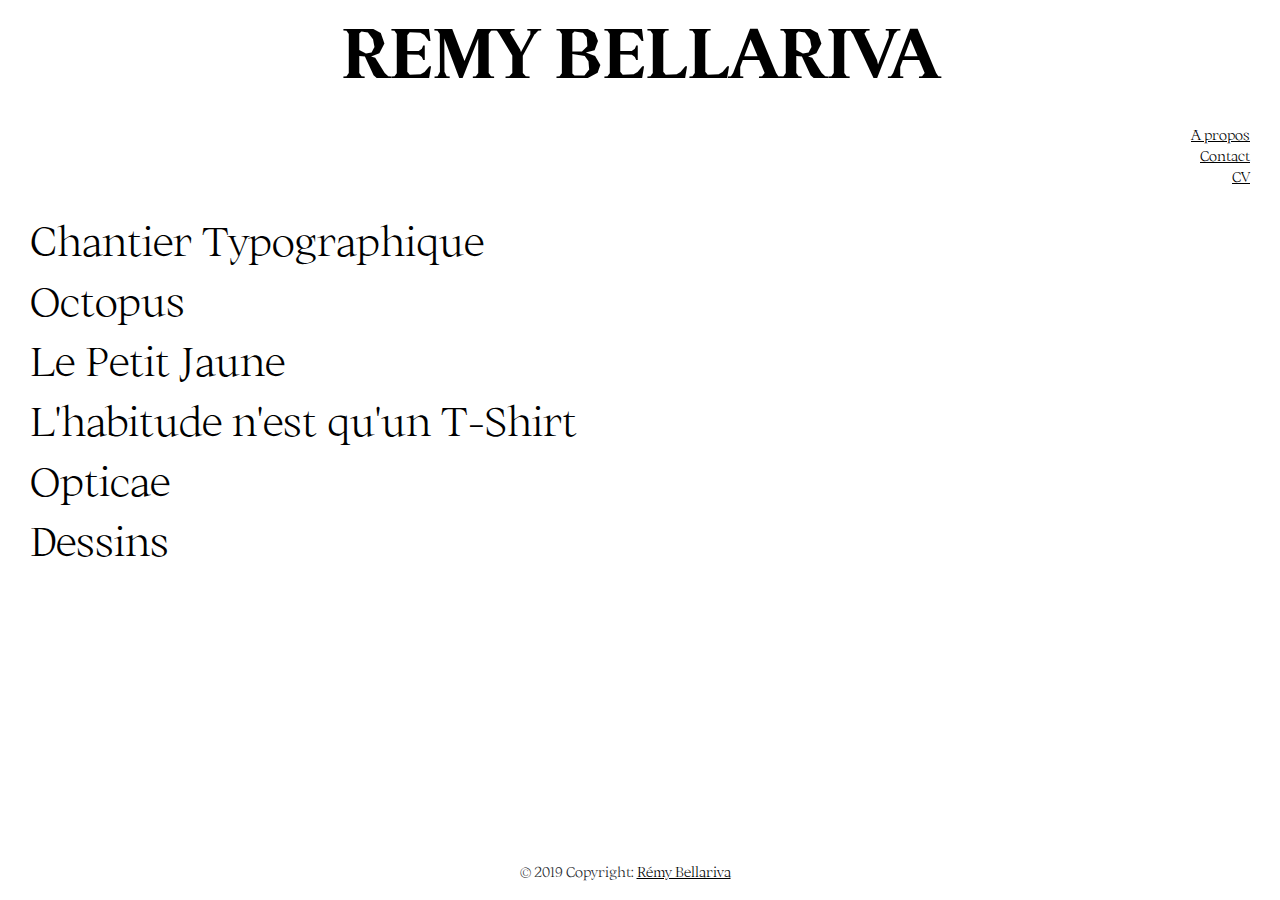
<file: index.html>
<!DOCTYPE html>
<html>
<head>

	<title >Rémy Bellariva</title>

	<link rel="stylesheet" type="text/css" href="BOOTSTRAP/css/bootstrap.css">
	<link rel="stylesheet" type="text/css" href="css/style.css">
	
</head>

<body class="background_site">
	<div>
		<h1 class="headerm">REMY BELLARIVA</h1>
	</div>

	<div class="div_infos">
		<a class="underline"href="html/a_propos.html">A propos</a><br>
		<a class="underline"href="html/contact.html">Contact</a><br>
		<a class="underline"href="html/cv.html">CV</a><br>
	</div><br>

<div class="blocindex">
	
	<div class="div_liens">
		<a class="a_liens" href="html/chantier_typographique.html">Chantier Typographique</a> <br>
		<a class="a_liens" href="html/octopus.html">Octopus</a> <br>
		<a class="a_liens" href="html/le_petit_jaune.html">Le Petit Jaune</a> <br>		
		<a class="a_liens" href="html/heqts.html">L'habitude n'est qu'un T-Shirt</a> <br>
		<a class="a_liens" href="html/opticae.html">Opticae</a> <br>
		<a class="a_liens" href="html/dessins.html">Dessins</a> <br>
	</div>

</div>

    <div class="footer-copyright text-center py-3 div_infos">
    	© 2019 Copyright: <a class="div_retour2 underline" href="../html/contact.html"> Rémy Bellariva </a>
    </div>

</body>
</html>
</file>
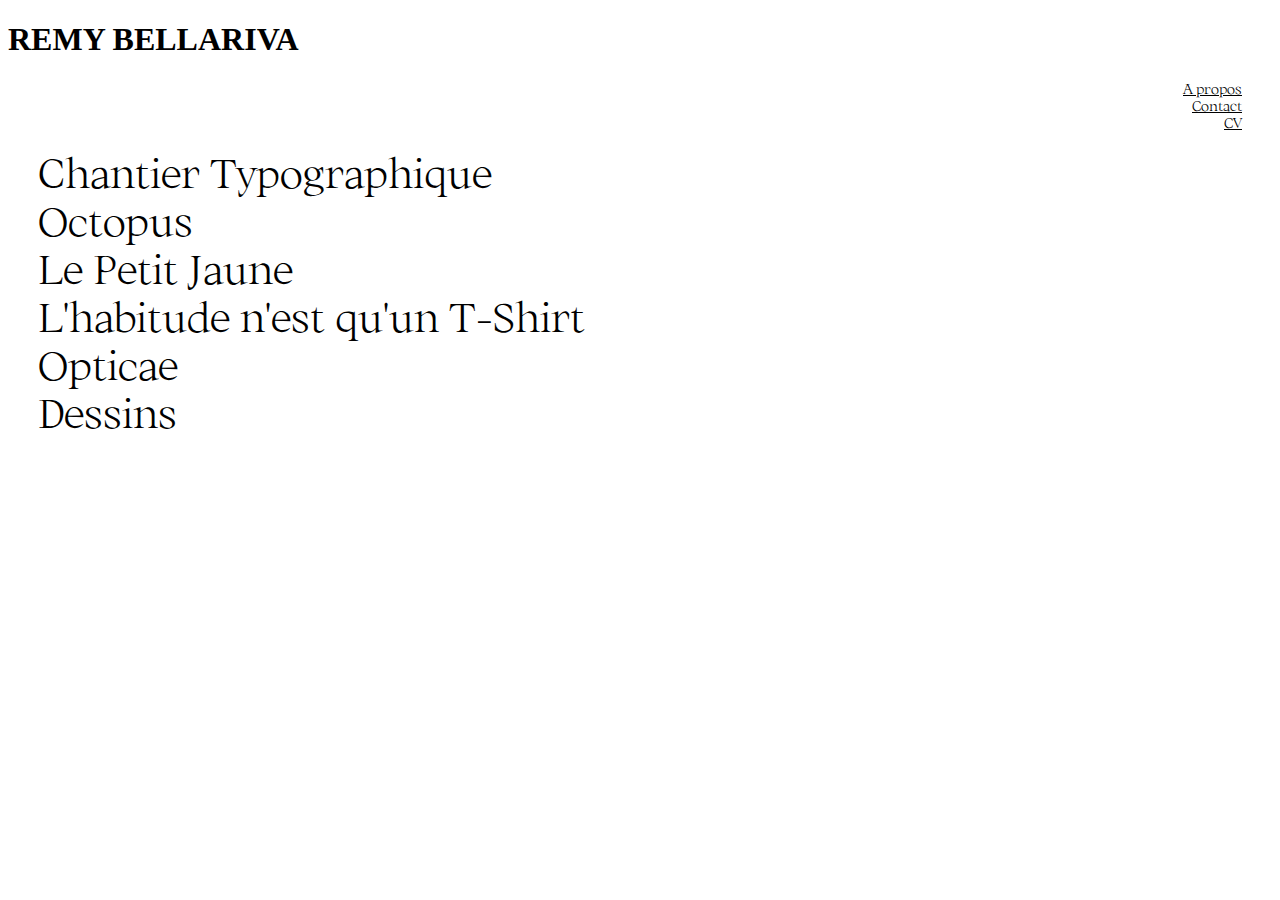
<file: index.html.html>
<!DOCTYPE html>
<html>
<head>
	<title>Rémy_Bellariva</title>

	<link rel="stylesheet" type="text/css" href="css/style.css">
	
</head>
<body>
	<div class="header">
		<h1>REMY BELLARIVA</h1>
	</div>

	<div class="div_infos">
		<a class="underline"href="html/a_propos.html">A propos</a><br>
		<a class="underline"href="html/contact.html">Contact</a><br>
		<a class="underline"href="html/cv.html">CV</a><br>
	</div><br>


	<div class="div_liens">
		<a class="a_liens"href="html/chantier_typographique.html">Chantier Typographique</a><br>
		<a class="a_liens"href="html/octopus.html">Octopus</a><br>
		<a class="a_liens"href="html/le_petit_jaune.html">Le Petit Jaune</a><br>
		<a class="a_liens"href="html/heqts.html">L'habitude n'est qu'un T-Shirt</a><br>
		<a class="a_liens"href="html/opticae.html">Opticae</a><br>
		<a class="a_liens"href="html/dessins.html">Dessins</a><br>
	</div>

</body>
</html>
</file>
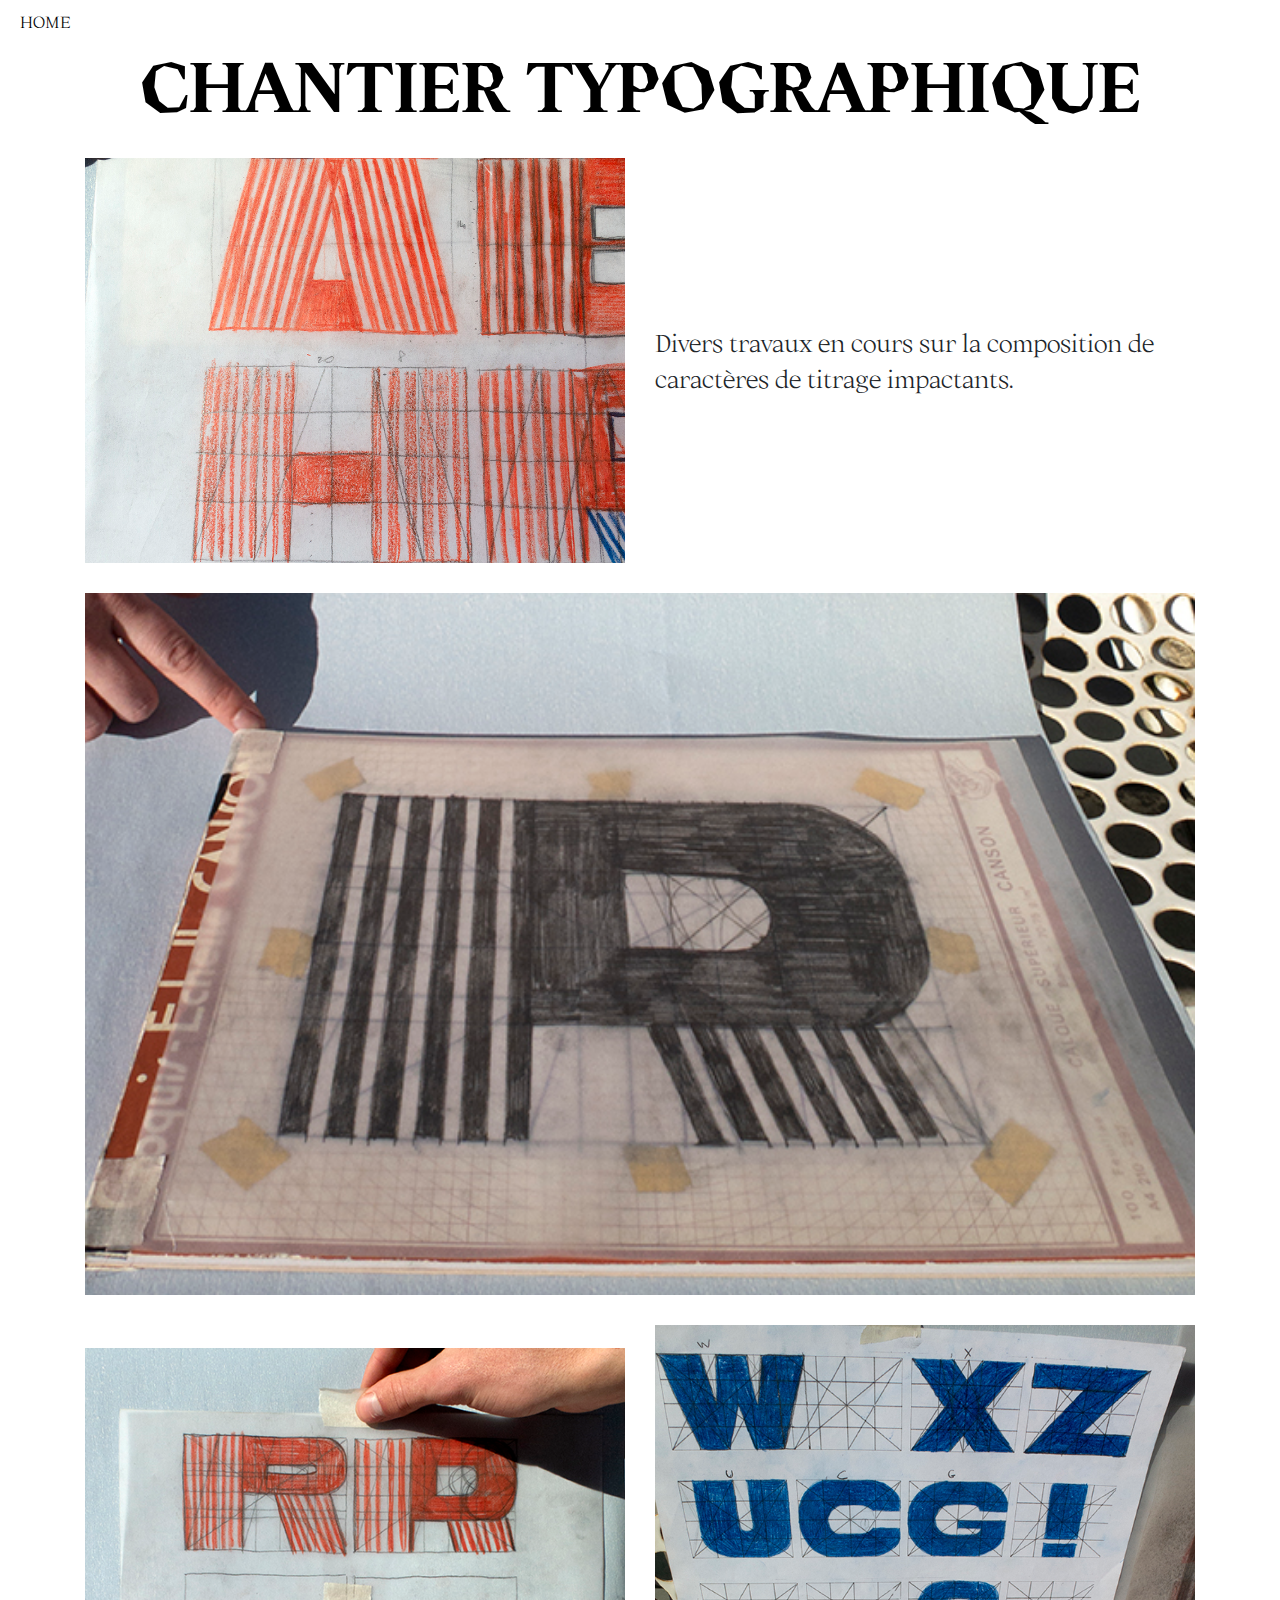
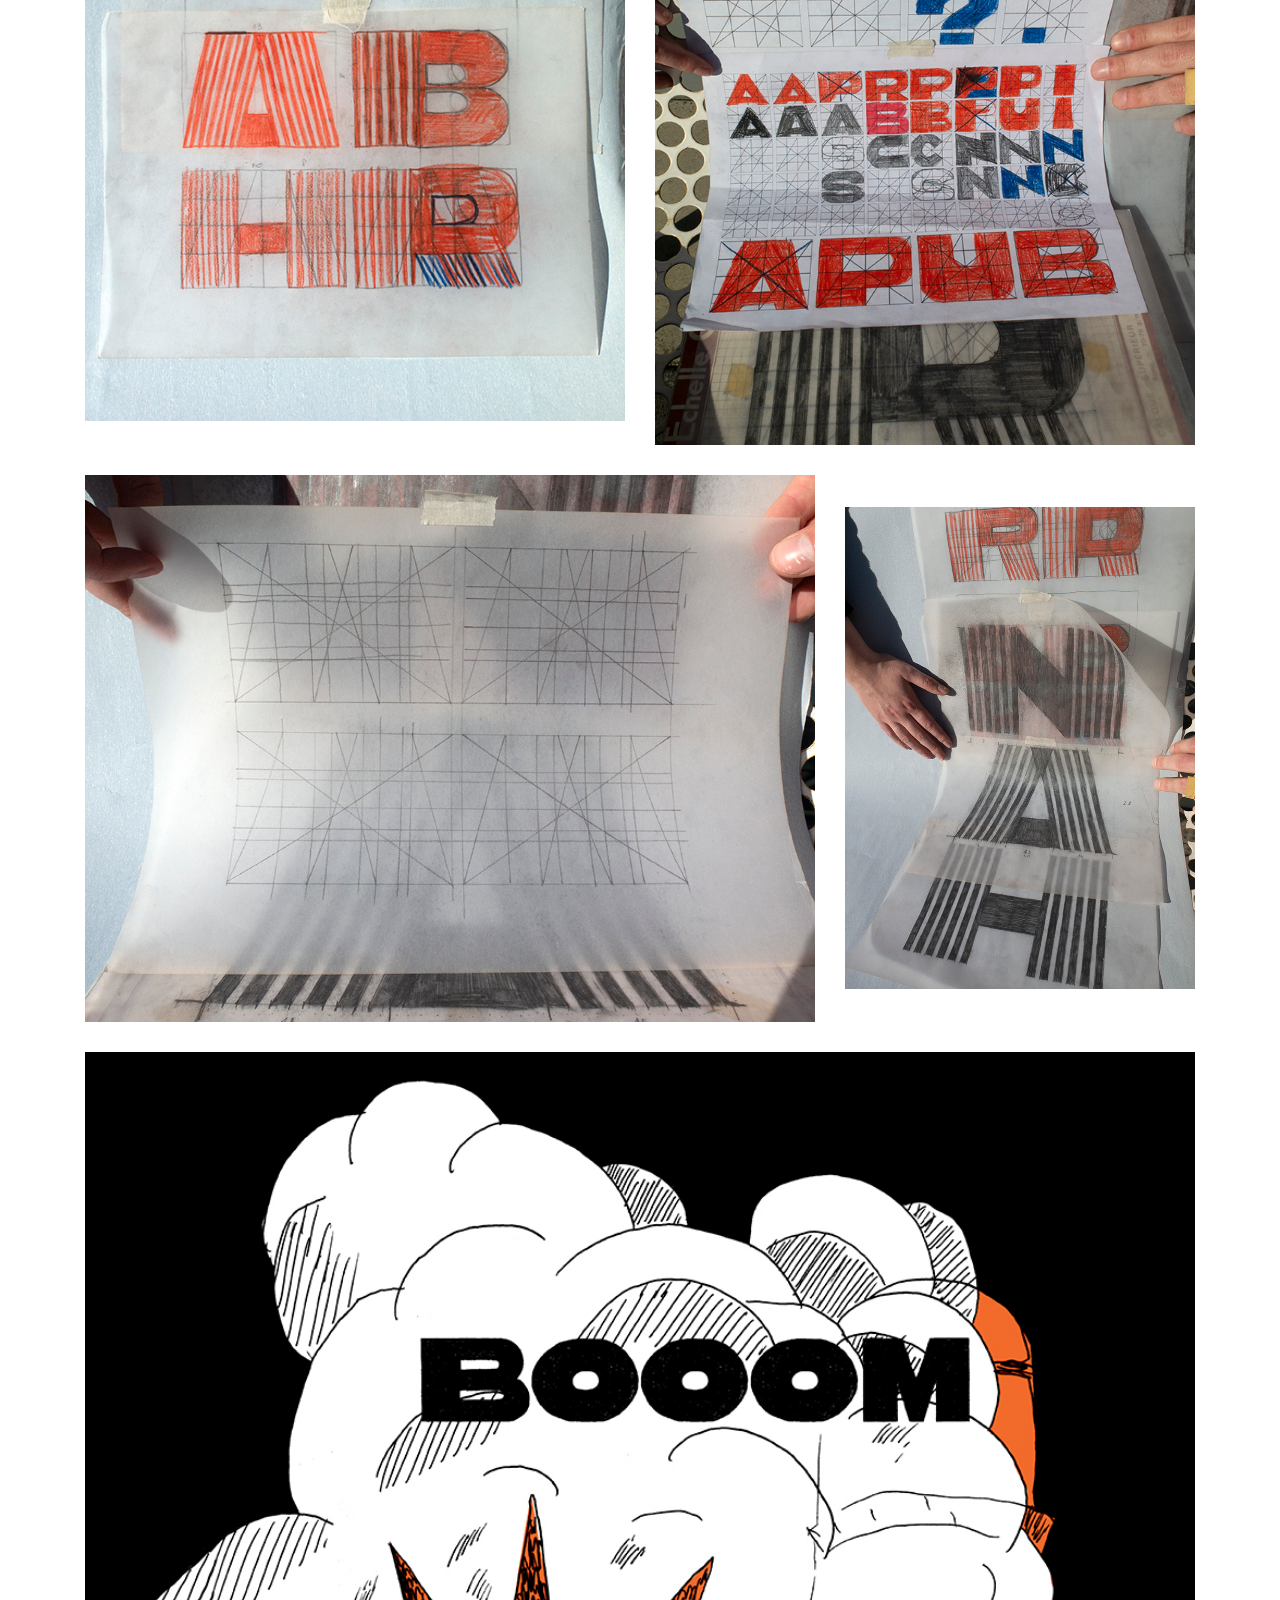
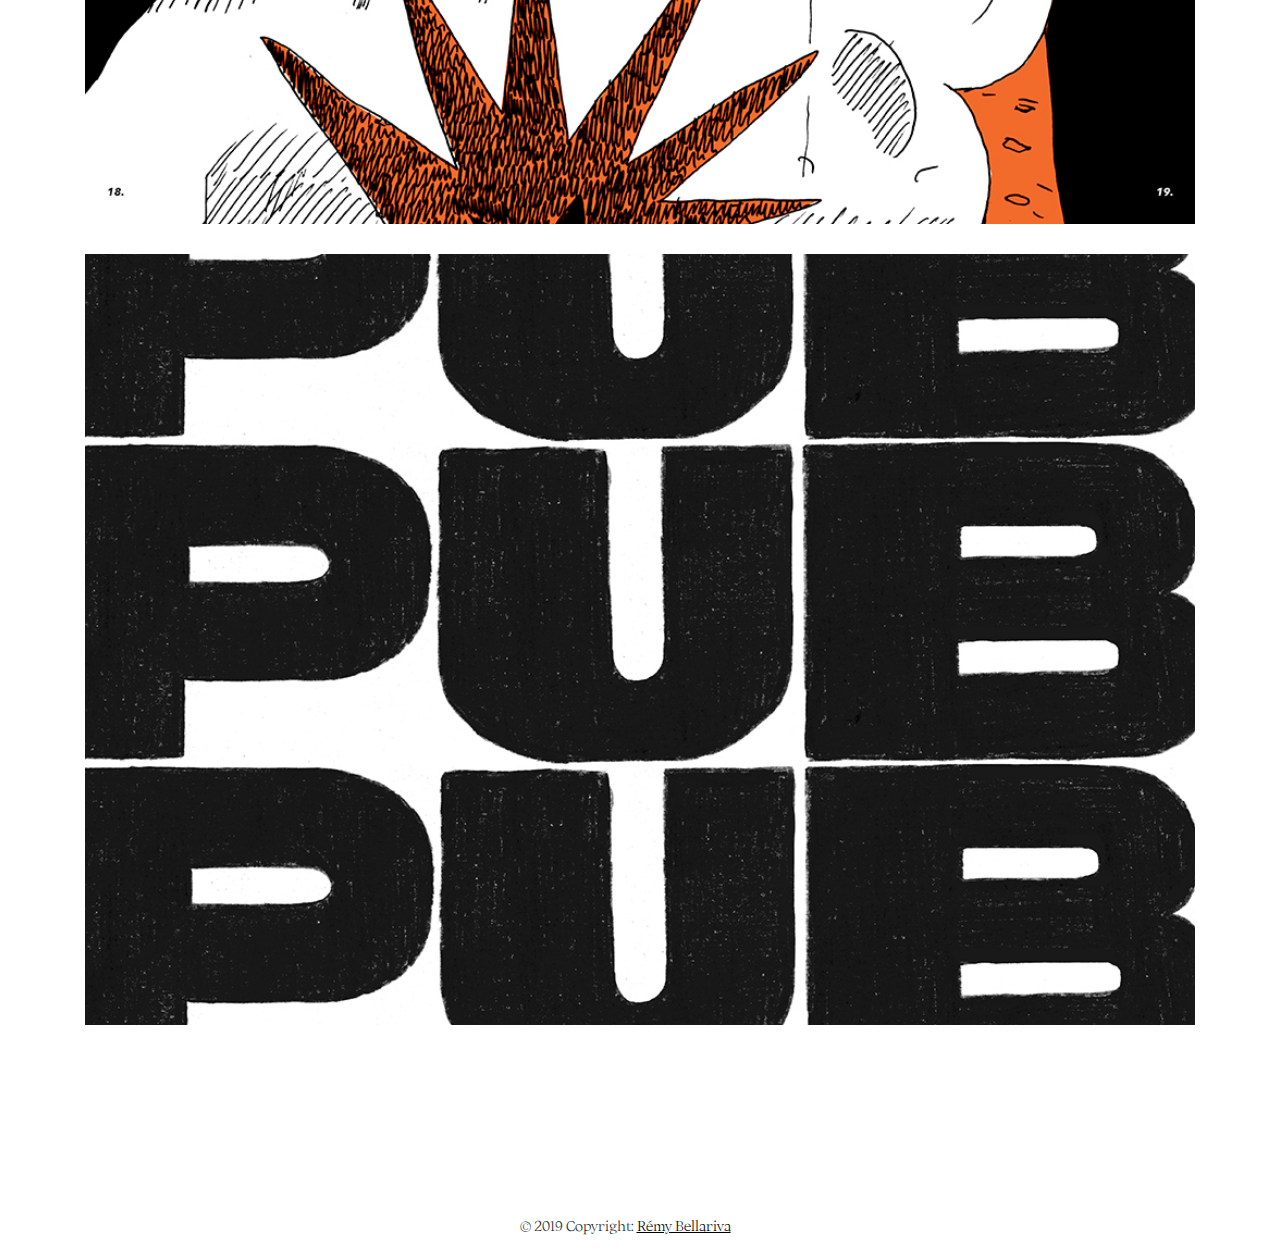
<file: html/chantier_typographique.html>
<!DOCTYPE html>
<html>
<head>

	<title>Rémy Bellariva</title>

	<link rel="stylesheet" type="text/css" href="../css/style.css">
	<link rel="stylesheet" type="text/css" href="../BOOTSTRAP/css/bootstrap.css">

</head>

<body class="background_site">

	<div class="div_retour">
		
		<a href="../index.html">HOME</a>

	</div>

	<div>

		<h1 class="headerm">CHANTIER TYPOGRAPHIQUE</h1>

	</div>

	<div class="container">	

		<div class="row">

				<img class="col-md-6"src="../img/typo/003.jpg">
				<div class="div_infos2 col-md-6">
		Divers travaux en cours sur la composition
		de caractères de titrage impactants.

	</div>
		

		</div>
		<div class="row">

			<img class="col-md-12"src="../img/typo/002.jpg">
			
		</div>

	<div class="row">

		<img class="col-md-6" src="../img/typo/001.jpg">
		<img class="col-md-6" src="../img/typo/012.jpg">

	</div>	


		<div class="row">
			
			
			<img class="col-md-8" src="../img/typo/016.jpg">
			<img class="col-md-4" src="../img/typo/010.jpg">
			
			

		</div>
		<div class="row">
			
			
			<img class="col-md-12" src="../img/typo/BOOK2.jpg">
			

		</div>

		<div class="row">

			<img class="col-md-12" src="../img/typo/BOOK3.jpg">

		</div>

	</div>


    <div class="footer-copyright text-center py-3 div_infos">
    	© 2019 Copyright: <a class="div_retour2 underline" href="../html/contact.html"> Rémy Bellariva </a>
    </div>

</body>
</html>
</file>
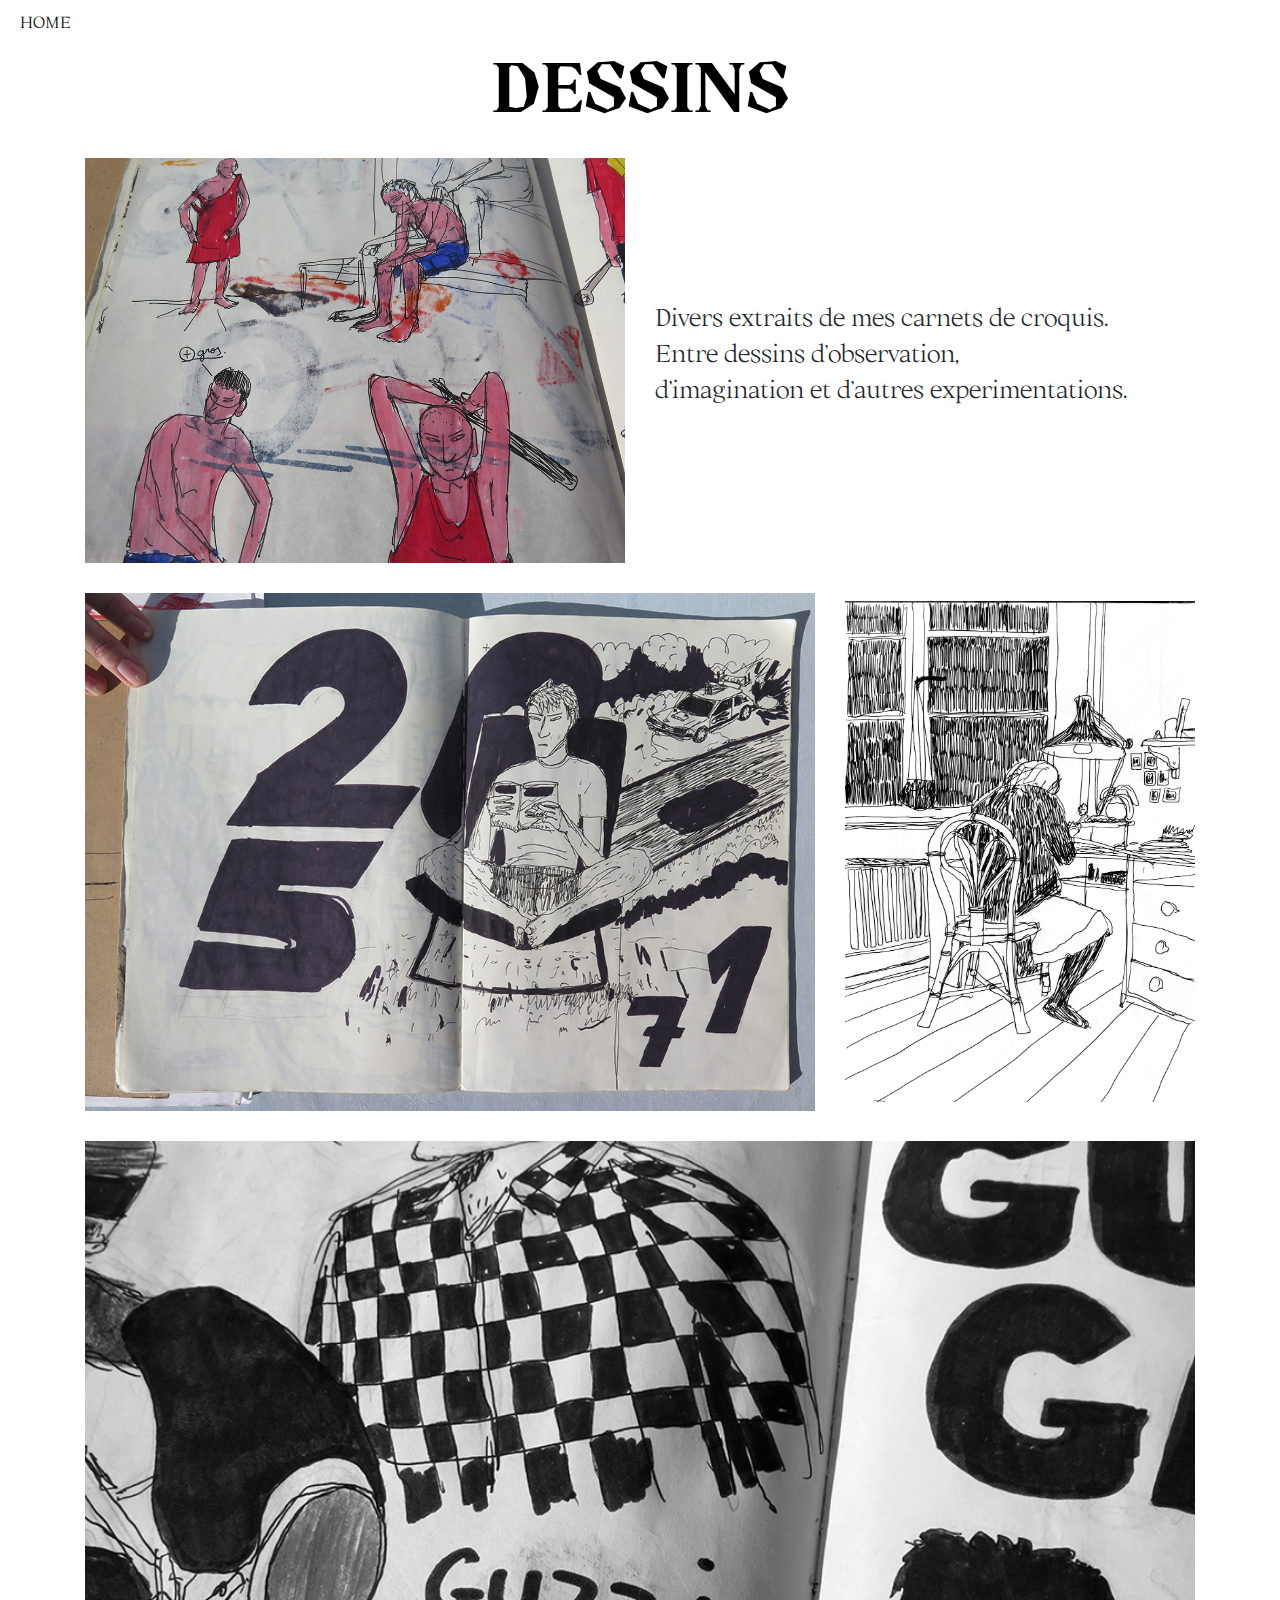
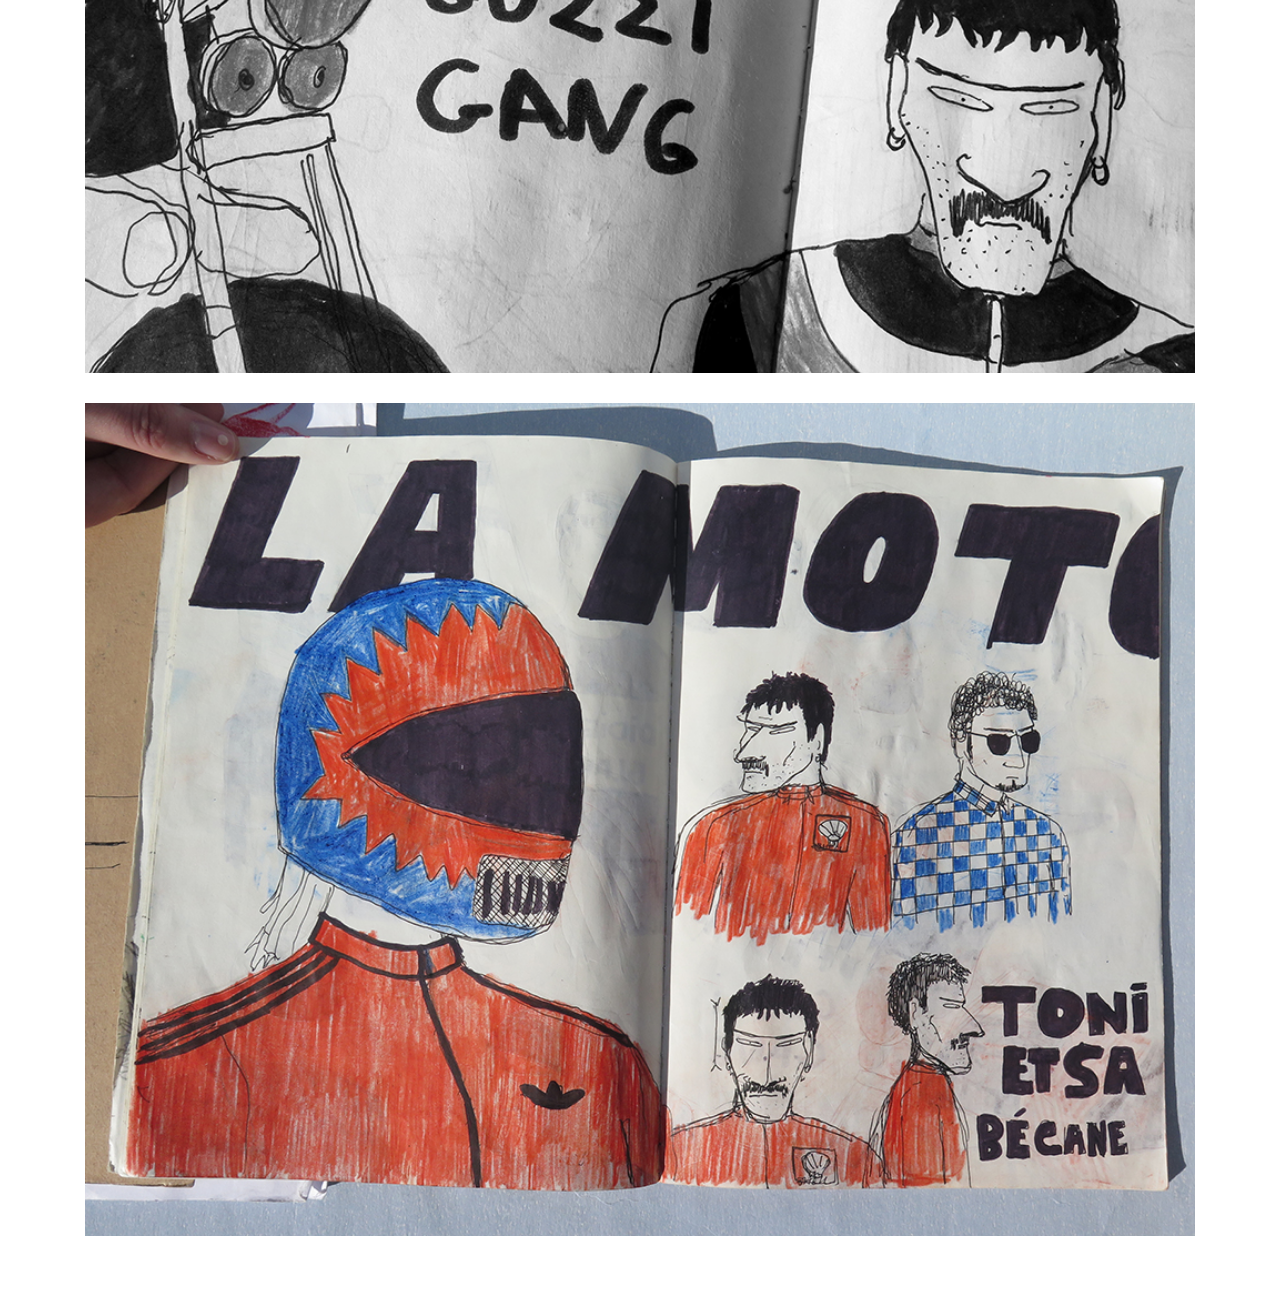
<file: html/dessins.html>
<!DOCTYPE html>
<html>
<head>

	<title>Rémy Bellariva</title>

	<link rel="stylesheet" type="text/css" href="../css/style.css">
	<link rel="stylesheet" type="text/css" href="../BOOTSTRAP/css/bootstrap.css">

</head>

<body class="background_site">

	<div class="div_retour">
		
		<a href="../index.html">HOME</a>

	</div>

	<div class="header">

		<h1 class="headerm">DESSINS</h1>

	</div>



	<div class="container">	

		<div class="row">

			<img class="col-md-6" src="../img/dessins/003.jpg">

			<div class="div_infos2 col-md-6">
			<p>Divers extraits de mes carnets de croquis.<br>
			Entre dessins d’observation, <br> d’imagination
			et d’autres experimentations.</p>
			</div>

		</div>
		<div class="row">

			<img class="col-md-8" src="../img/dessins/001.jpg">
			
			<img class="col-md-4" src="../img/dessins/002.jpg">
			
		</div>

		<div class="row">

		<img class="col-md-12" src="../img/dessins/004.jpg">

	</div>

		<div class="row">

			<img class="col-md-12" src="../img/dessins/005.jpg">
			

			

		</div>
		<div class="row">


		</div>

		</div>

	</div>


</body>
</html>
</file>
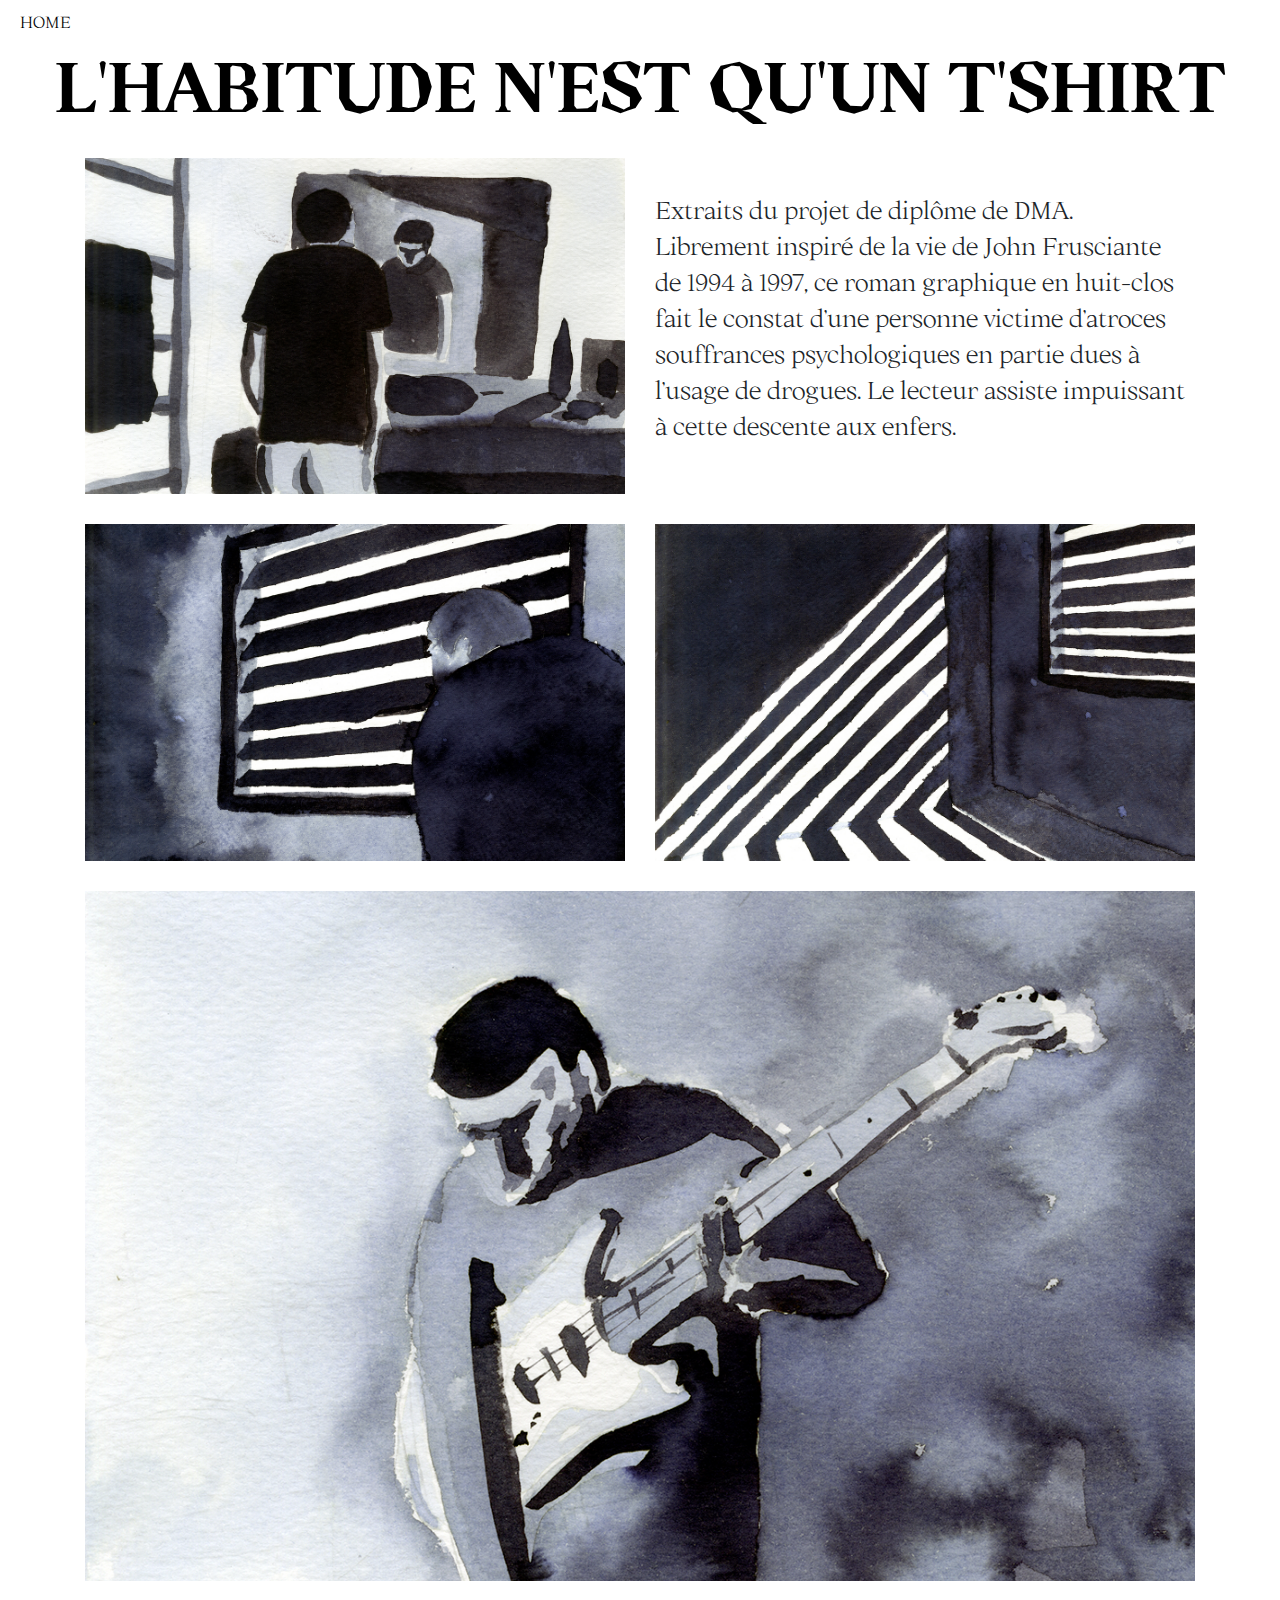
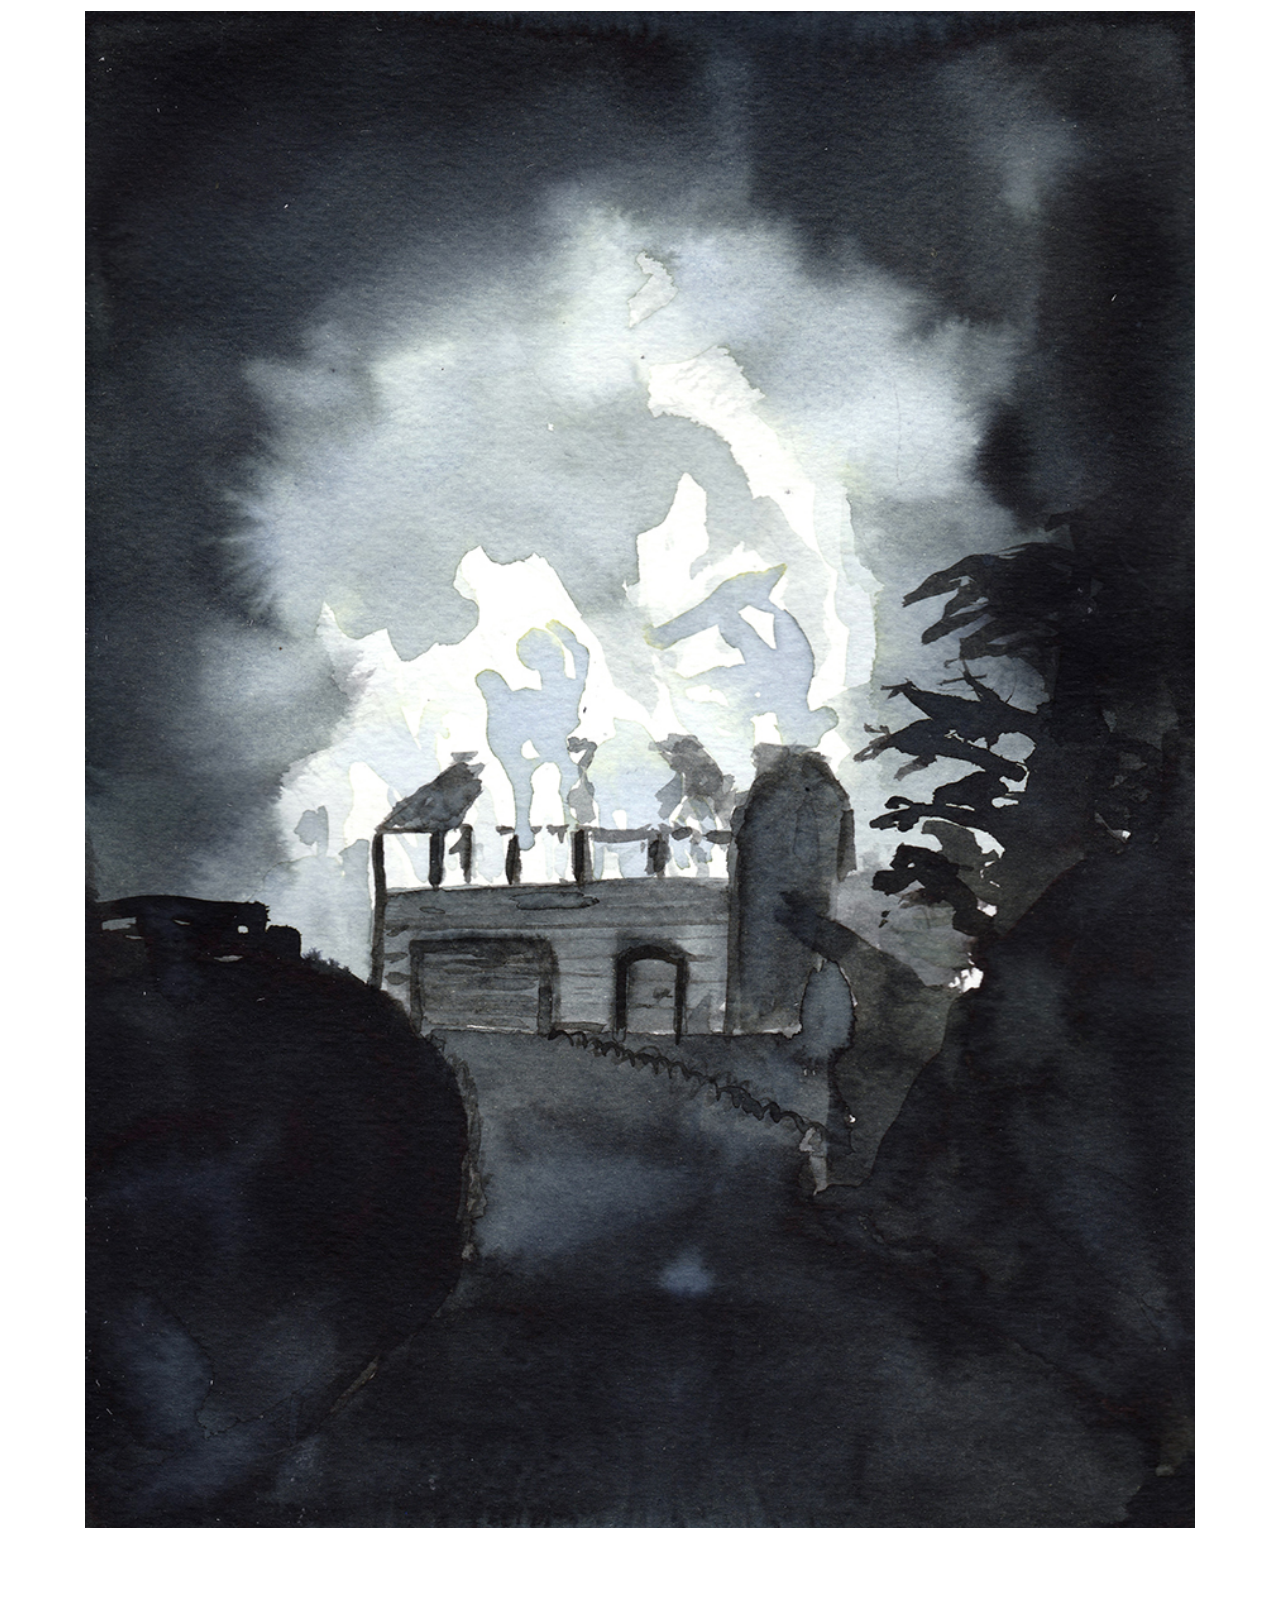
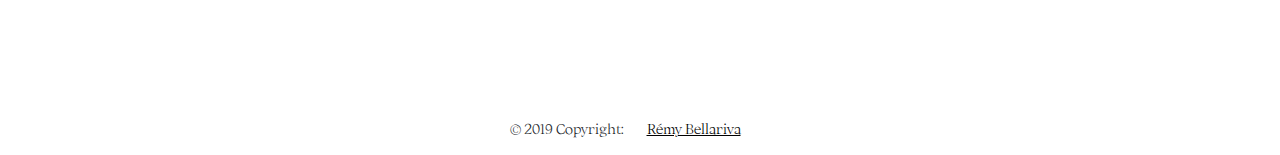
<file: html/heqts.html>
<!DOCTYPE html>
<html>
<head>

	<title>Rémy Bellariva</title>

	<link rel="stylesheet" type="text/css" href="../css/style.css">
	<link rel="stylesheet" type="text/css" href="../BOOTSTRAP/css/bootstrap.css">

</head>

<body class="background_site">

	<div class="div_retour">		
		<a href="../index.html">HOME</a>
	</div>

	<div>
		<h1 class="headerm">L'HABITUDE N'EST QU'UN T'SHIRT</h1>
	</div>

	<div class="container">	

		<div class="row">

			<img class="col-md-6" src="../img/JF/006.jpg">
								<p class="col-md-6 div_infos2">Extraits du projet de diplôme de DMA. <br>
Librement inspiré de la vie de John Frusciante <br>		
de 1994 à 1997, ce roman graphique 
en huit-clos fait le constat d’une personne
 victime d’atroces souffrances psychologiques 
 en partie dues à l’usage de drogues. Le lecteur assiste
impuissant à cette descente aux enfers.

		</div>
		<div class="row">

			<img class="col-md-6" src="../img/JF/001.jpg">
			<img class="col-md-6" src="../img/JF/002.jpg">

		
		</div>

		<div class="row">

			<img class="col-md-12" src="../img/JF/005.jpg">
			

		</div>
		<div class="row">

			<img class="col-md-12" src="../img/JF/003.jpg">



	

		</div>

		</div>

	</div>

	    <div class="footer-copyright text-center py-3 div_infos">
    	© 2019 Copyright: <a class="div_retour underline" href="../html/contact.html"> Rémy Bellariva </a>
    </div>



</body>
</html>
</file>
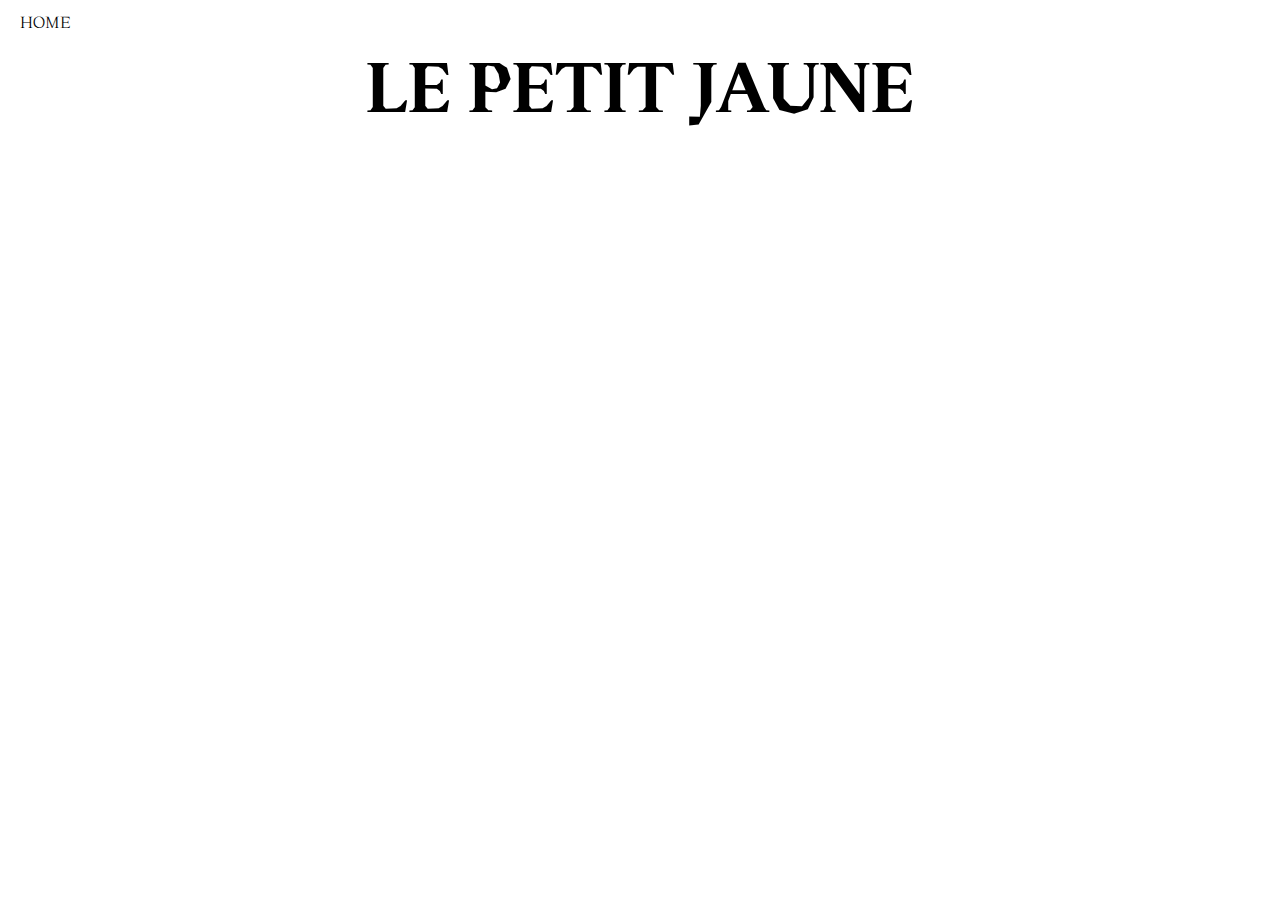
<file: html/le_petit_jaune.html>
<!DOCTYPE html>
<html>
<head>

	<title>Rémy Bellariva</title>

	<link rel="stylesheet" type="text/css" href="../css/style.css">
	<link rel="stylesheet" type="text/css" href="../BOOTSTRAP/css/bootstrap.css">

</head>

<body class="background_site">

		<div class="div_retour">		
		<a href="../index.html">HOME</a>
	</div>

	<div>
		<h1 class="headerm">LE PETIT JAUNE</h1>
	</div>

	<div class="div_infos">

		<p></p>

	</div>


</body>
</html>
</file>
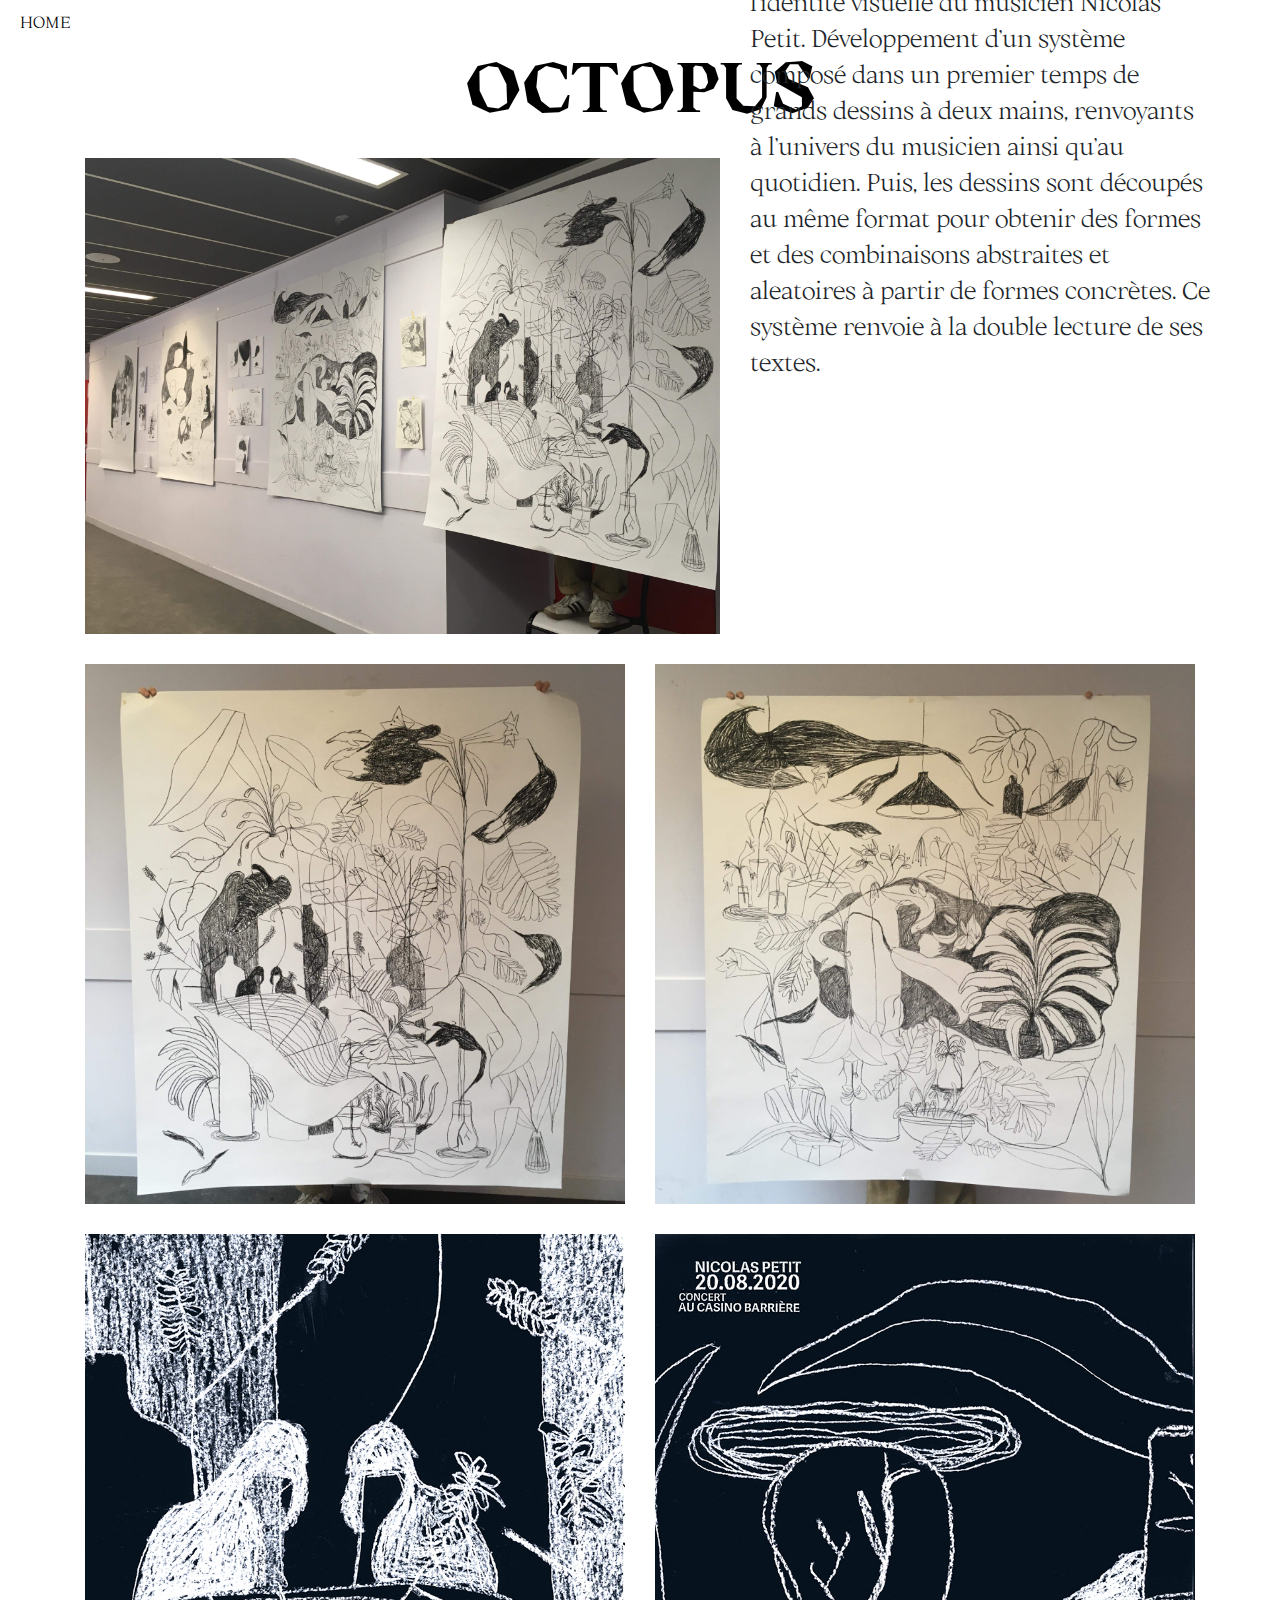
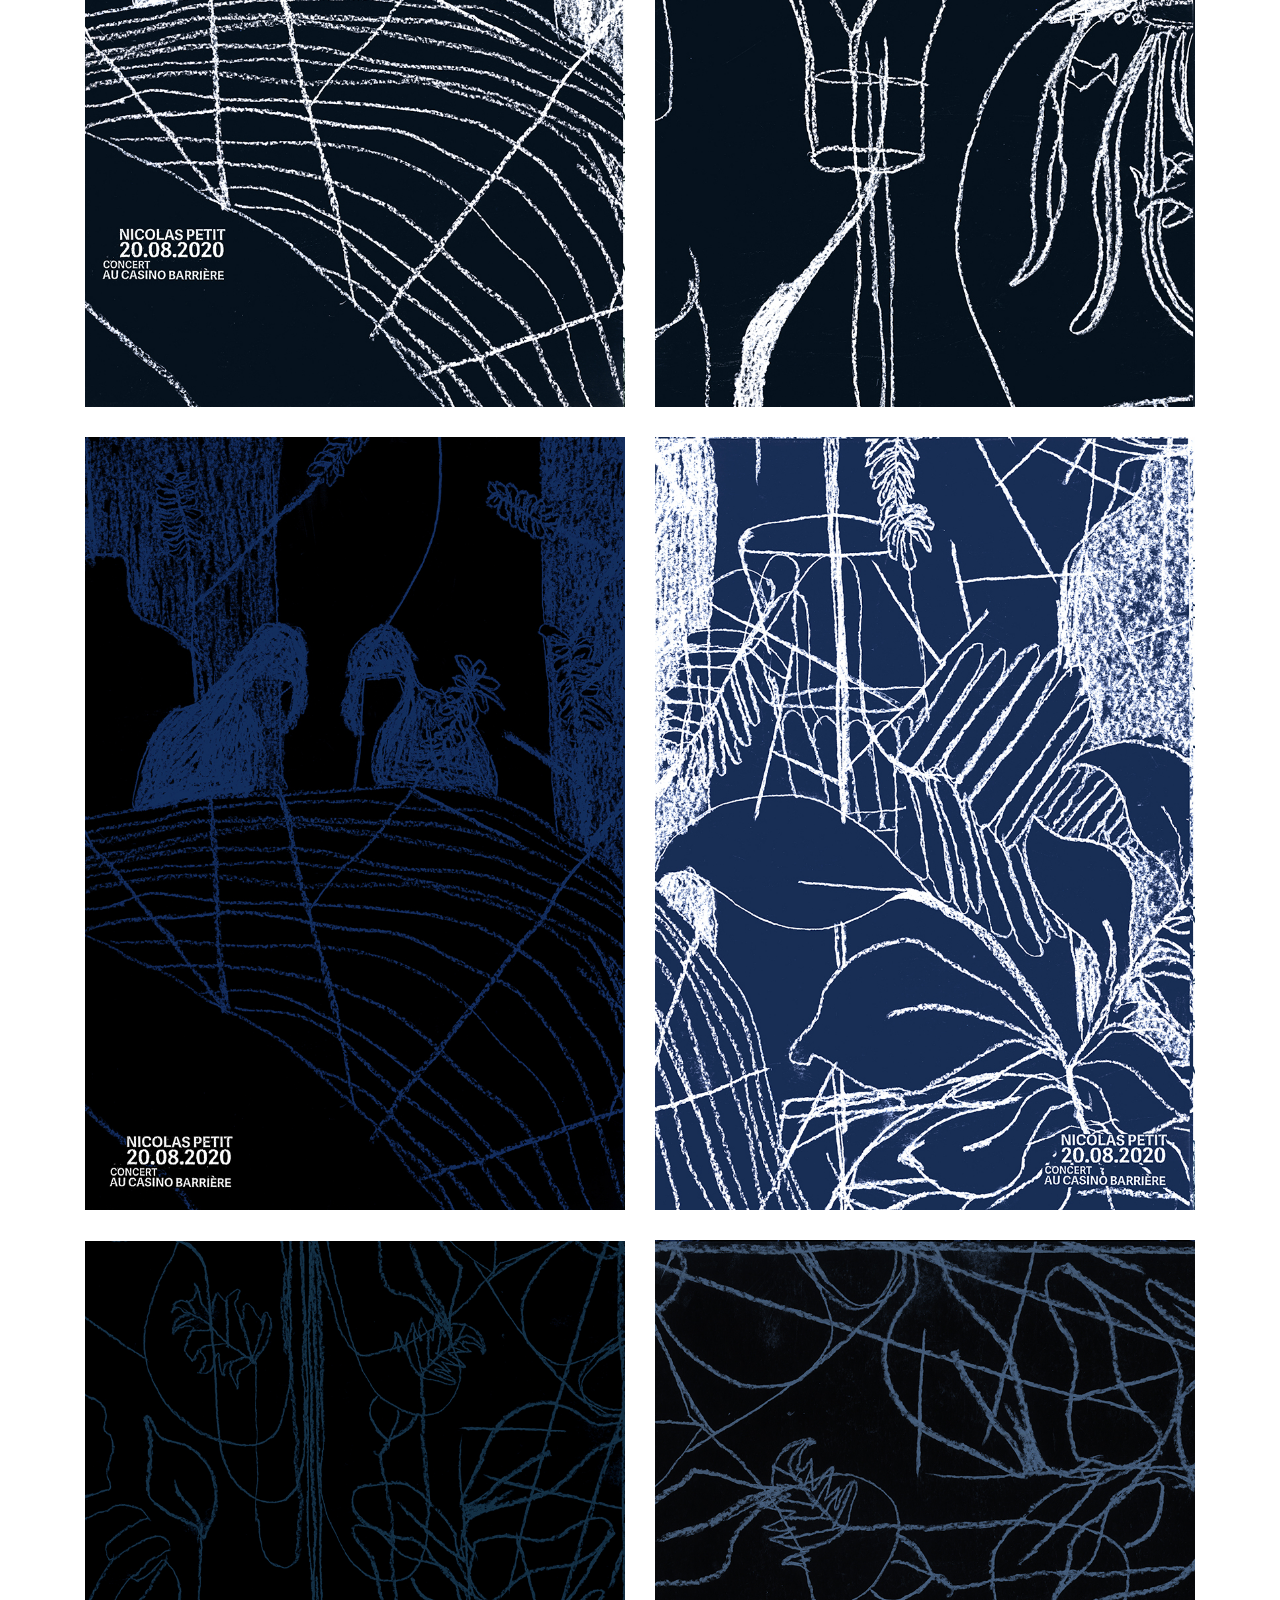
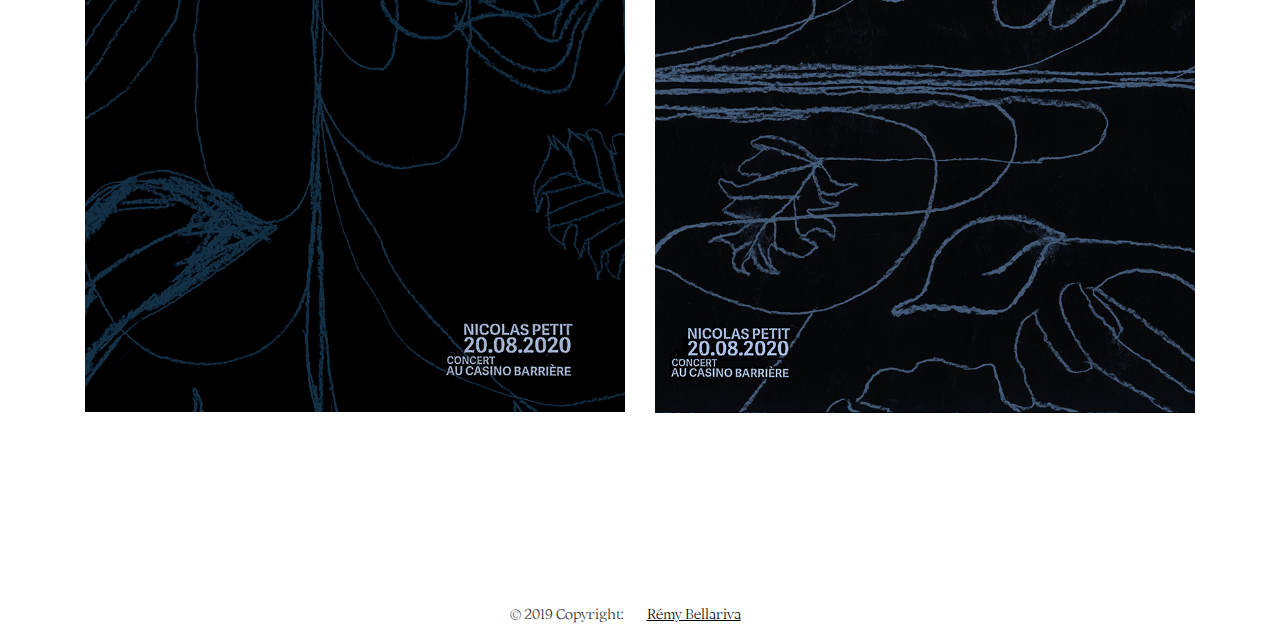
<file: html/octopus.html>
<!DOCTYPE html>
<html>
<head>

	<title>Rémy Bellariva</title>

	<link rel="stylesheet" type="text/css" href="../css/style.css">
	<link rel="stylesheet" type="text/css" href="../BOOTSTRAP/css/bootstrap.css">

</head>

<body class="background_site">

	<div class="div_retour">
		<a href="../index.html">HOME</a>
	</div>

	<div>
		<h1 class="headerm">OCTOPUS</h1>
	</div>

	<div class="div_infos">

	</div>

	<div class="container">	

		<div class="row">
			<img class="col-md-7" src="../img/octopus/received_1702217889924084.jpeg">
			<div class="col-md-5"> 
				<p class="div_infos2"> Travail avec <span class="underline">Adèle Bonnemaison-Fitte</span>
		sur l’identité visuelle du musicien
		Nicolas Petit. Développement d’un système
		composé dans un premier temps de
		grands dessins à deux mains, renvoyants
		à l’univers du musicien ainsi qu’au quotidien.
		Puis, les dessins sont découpés au
		même format pour obtenir des formes et
		des combinaisons abstraites et aleatoires
		à partir de formes concrètes. Ce système
		renvoie à la double lecture de ses textes.</p>
			</div>
		</div>

		<div class="row">
			<img class="col-md-6" src="../img/octopus/received_374183856498135.jpeg">
			<img class="col-md-6" src="../img/octopus/received_616027432169739.jpeg">

		</div>

		<div class="row">
			<img class="col-md-6" src="../img/octopus/312.jpg">
			<img class="col-md-6" src="../img/octopus/314.jpg">
		</div>

		<div class="row">
			<img class="col-md-6" src="../img/octopus/318.jpg">
			<img class="col-md-6" src="../img/octopus/320.jpg">
		</div>

		<div class="row">
			<img class="col-md-6" src="../img/octopus/321.jpg">
			<img class="col-md-6" src="../img/octopus/324.jpg">
		</div>

		</div>

	</div>

	 <div class="footer-copyright text-center py-3 div_infos">
    	© 2019 Copyright: <a class="div_retour underline" href="../html/contact.html"> Rémy Bellariva </a>
    </div>


</body>
</html>
</file>
<file: css/style.css>
@font-face {
    font-family: 'ortica_bold';
    src:     url("../fonts/ortica/ortica_bold.otf");
}

@font-face {
    font-family: 'ortica_light';
    src:    url("../fonts/ortica/ortica_light.otf");
}

img {
    height: 100% !important;
    max-width: : 100px;
}

a{
        text-decoration: none;
    }

.background_site{
    background-color: white;
}

.headerm {
    font-family: 'ortica_bold';
    text-align: center;
    font-size: 70px;
    color: black;
    margin-top: 10px;
    margin-bottom: 30px;
}

.div_infos a {
    color: black;
}

.div_retour a {
    color: black;
}


.div_retour {
    font-family: 'ortica_light';
    text-align: left;
    margin-left: 20px;
    margin-top: 10px;
}


.div_retour2 {
    font-family: 'ortica_light';
    text-align: left;
    margin-top: 10px;
    
}

.div_retour a:hover{
    font-family: 'ortica_bold';
    
}

.underline{
    text-decoration: underline;
}

.div_infos {
    font-family: 'ortica_light';
    text-align: right;
    font-size: 14px;
    margin-right: 30px;
}

.div_infos2 {

    position: absolute;
    bottom:0;
    font-family: 'ortica_light';
    font-size: 150%;

}

.div_infos a:hover{
    font-family: 'ortica_bold';
}

.a_liens {
    color: black;
    font-family: 'ortica_light';
}

.div_liens{
    font-family:'ortica_light';
    text-align: left;
    font-size: 40px;
    margin-left: 30px;
    margin-right: 150px;
    margin-bottom: 130px;
}   

.div_liens a:hover{
    font-family: 'ortica_bold';
    background-image: url(../img/typo/0040.jpg) absolute;
}

.retour{
    font-family: 'ortica_lights';
    text-align: left;
    font-size: 14px;
    color: black;
}

img{
    max-width: 50%;
    height: auto;   
}

.image img{
    float: left;
    margin: 10px 10px 10px 20px;
}

.conteneur_blocs{
    height: 900px;
    display: flex;
    flex-direction: row; 
    border: 2px solid black;
    justify-content: center;
    align-content: space-around;
}

.container_inde{
    display: flex;
    height: 950px;
    border: 2px solid black;
    flex-direction: line;           /* choix de l'axe principal*/
    flex-wrap: wrap;                /* Retour à la ligne/colonne quand la fenêtre reduit*/
    justify-content: space-between;  /* flex-start; flex-end; center; space-between; space-around "ALIGNEMENT AXE PRINCIPALE"*/
    align-items: center;            /* Alignement sur axe secondaire*/
    align-content: flex-start;      /* Alignement des lignes/colonnes sur l'axe secondaire*/
    margin-right: 30px;
}

.element_index{

    margin-top: 15px;
    width: 700px;
    height: 900px;
    border: 2px black solid;

}

.blocindex {
    display: flex;
    justify-content: space-between;
    align-items: flex-end;
}

.imageindex {
    text-align: right;
    margin-right: 30px;
}
</file>
